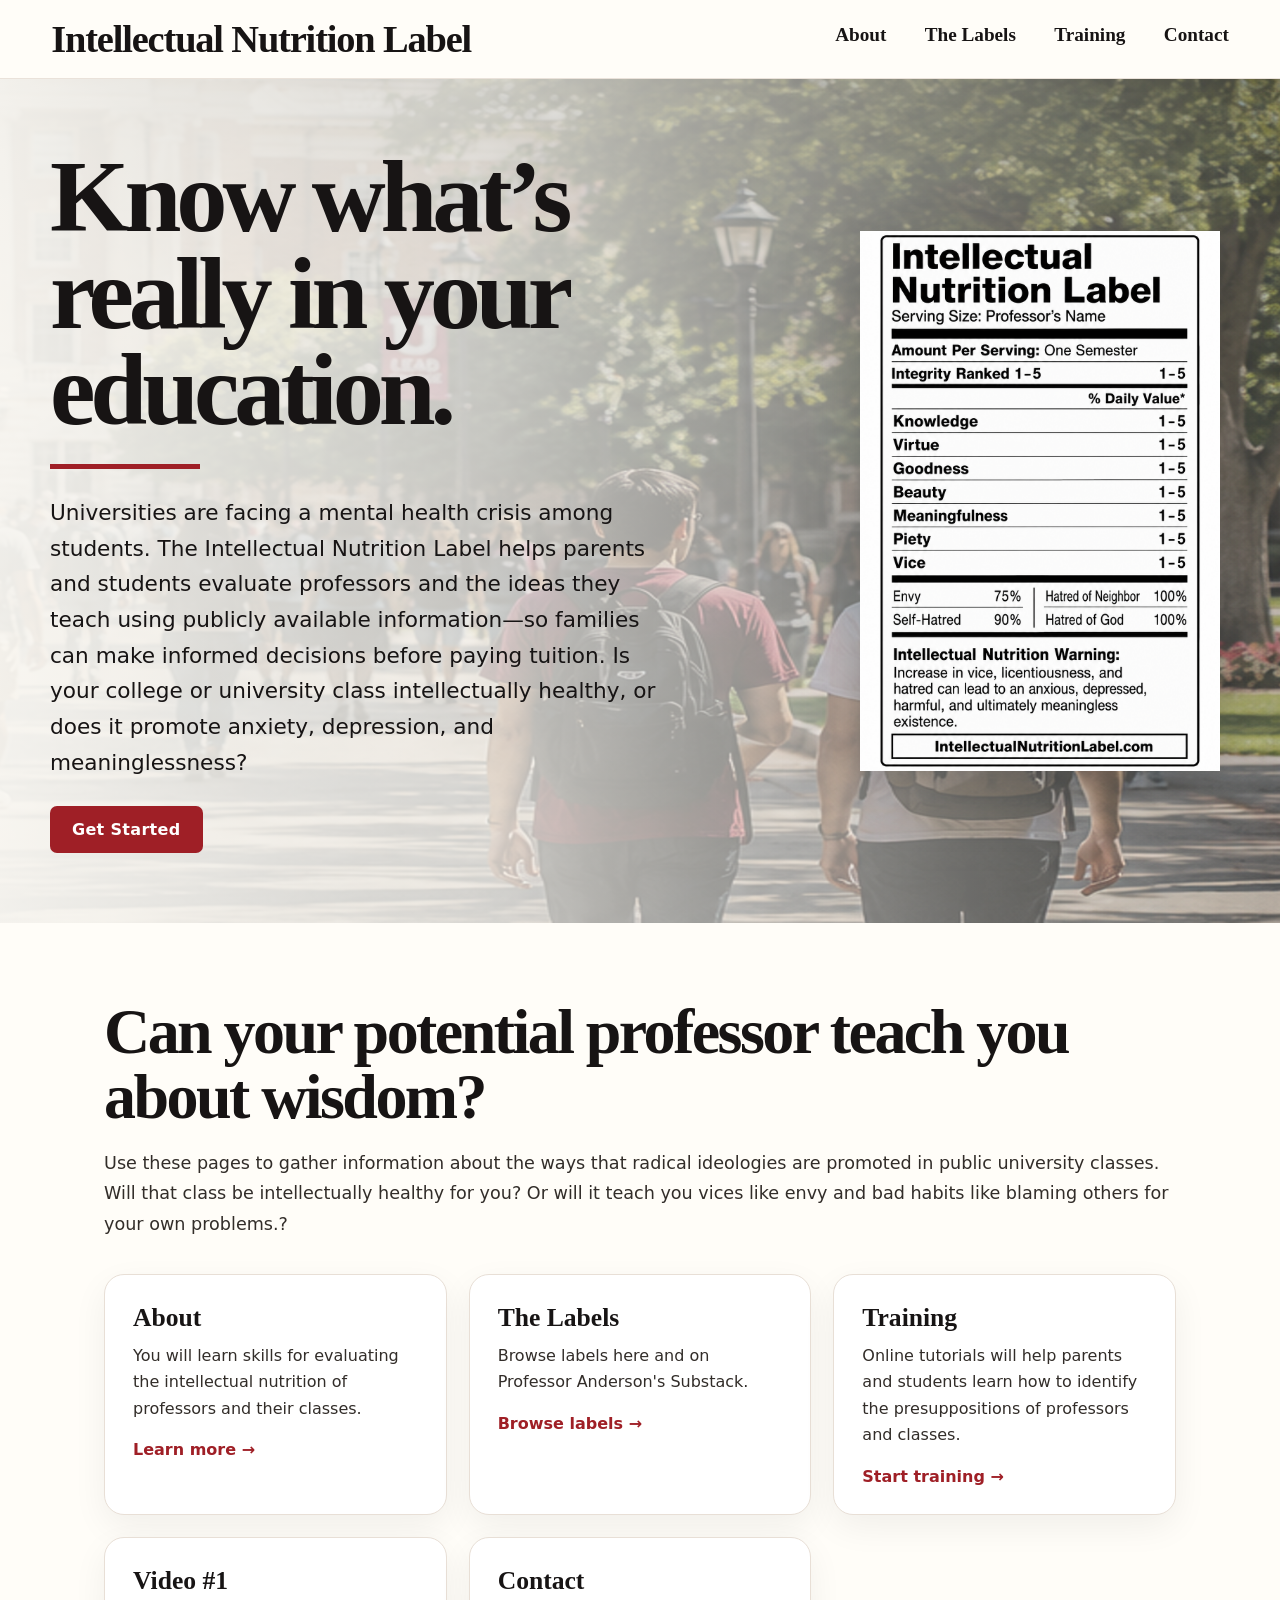
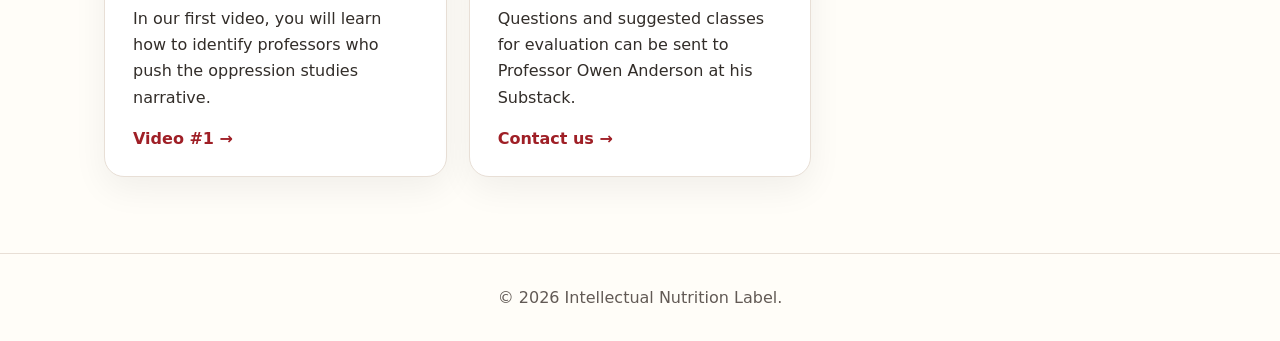
<file: index.html>
<!doctype html>
<html lang="en">
<head>
  <meta charset="utf-8" />
  <meta name="viewport" content="width=device-width, initial-scale=1" />
  <title>Intellectual Nutrition Label</title>
  <meta name="description" content="The Intellectual Nutrition Label helps parents and students evaluate professors and the ideas they promote using publicly available information." />
  <link rel="stylesheet" href="assets/styles.css" />
</head>
<body>
  <header class="site-header">
    <a class="brand" href="index.html">Intellectual Nutrition Label</a>
    <nav class="main-nav" aria-label="Main navigation">
      <a href="about.html">About</a>
      <a href="labels.html">The Labels</a>
      <a href="training.html">Training</a>
      <a href="contact.html">Contact</a>
    </nav>
  </header>

  <main>
    <section class="hero" aria-label="Intellectual Nutrition Label homepage hero">
      <div class="hero-inner">
        <div>
          <h1>Know what’s really in your education.</h1>
          <div class="accent-line"></div>
          <p>Universities are facing a mental health crisis among students. The Intellectual Nutrition Label helps parents and students evaluate professors and the ideas they teach using publicly available information—so families can make informed decisions before paying tuition. Is your college or university class intellectually healthy, or does it promote anxiety, depression, and meaninglessness?</p>
          <a class="button" href="about.html">Get Started</a>
        </div>
        <img class="hero-label" src="assets/sample-label.png" alt="Sample Intellectual Nutrition Label" />
      </div>
    </section>

    <section class="section">
      <h2>Can your potential professor teach you about wisdom?</h2>
      <p class="lead">Use these pages to gather information about the ways that radical ideologies are promoted in public university classes. Will that class be intellectually healthy for you? Or will it teach you vices like envy and bad habits like blaming others for your own problems.?</p>
      <div class="cards cards-four">
        <article class="info-card">
          <h3>About</h3>
          <p>You will learn skills for evaluating the intellectual nutrition of professors and their classes.</p>
          <a class="card-link" href="about.html">Learn more →</a>
        </article>
        <article class="info-card">
          <h3>The Labels</h3>
          <p>Browse labels here and on Professor Anderson's Substack.</p>
          <a class="card-link" href="labels.html">Browse labels →</a>
        </article>
        <article class="info-card">
          <h3>Training</h3>
          <p>Online tutorials will help parents and students learn how to identify the presuppositions of professors and classes.</p>
          <a class="card-link" href="training.html">Start training →</a>
        </article>
        <article class="info-card">
          <h3>Video #1</h3>
          <p>In our first video, you will learn how to identify professors who push the oppression studies narrative.</p>
          <a class="card-link" href="https://youtu.be/MjNI-lBtGtg?si=_v8Ghnhk1deTTmH5">Video #1 →</a>
        </article>
        <article class="info-card">
          <h3>Contact</h3>
          <p>Questions and suggested classes for evaluation can be sent to Professor Owen Anderson at his Substack.</p>
          <a class="card-link" href="contact.html">Contact us →</a>
        </article>
      </div>
    </section>
  </main>

  <footer class="footer">© <span id="year"></span> Intellectual Nutrition Label.</footer>
  <script>document.getElementById('year').textContent = new Date().getFullYear();</script>
</body>
</html>
</file>
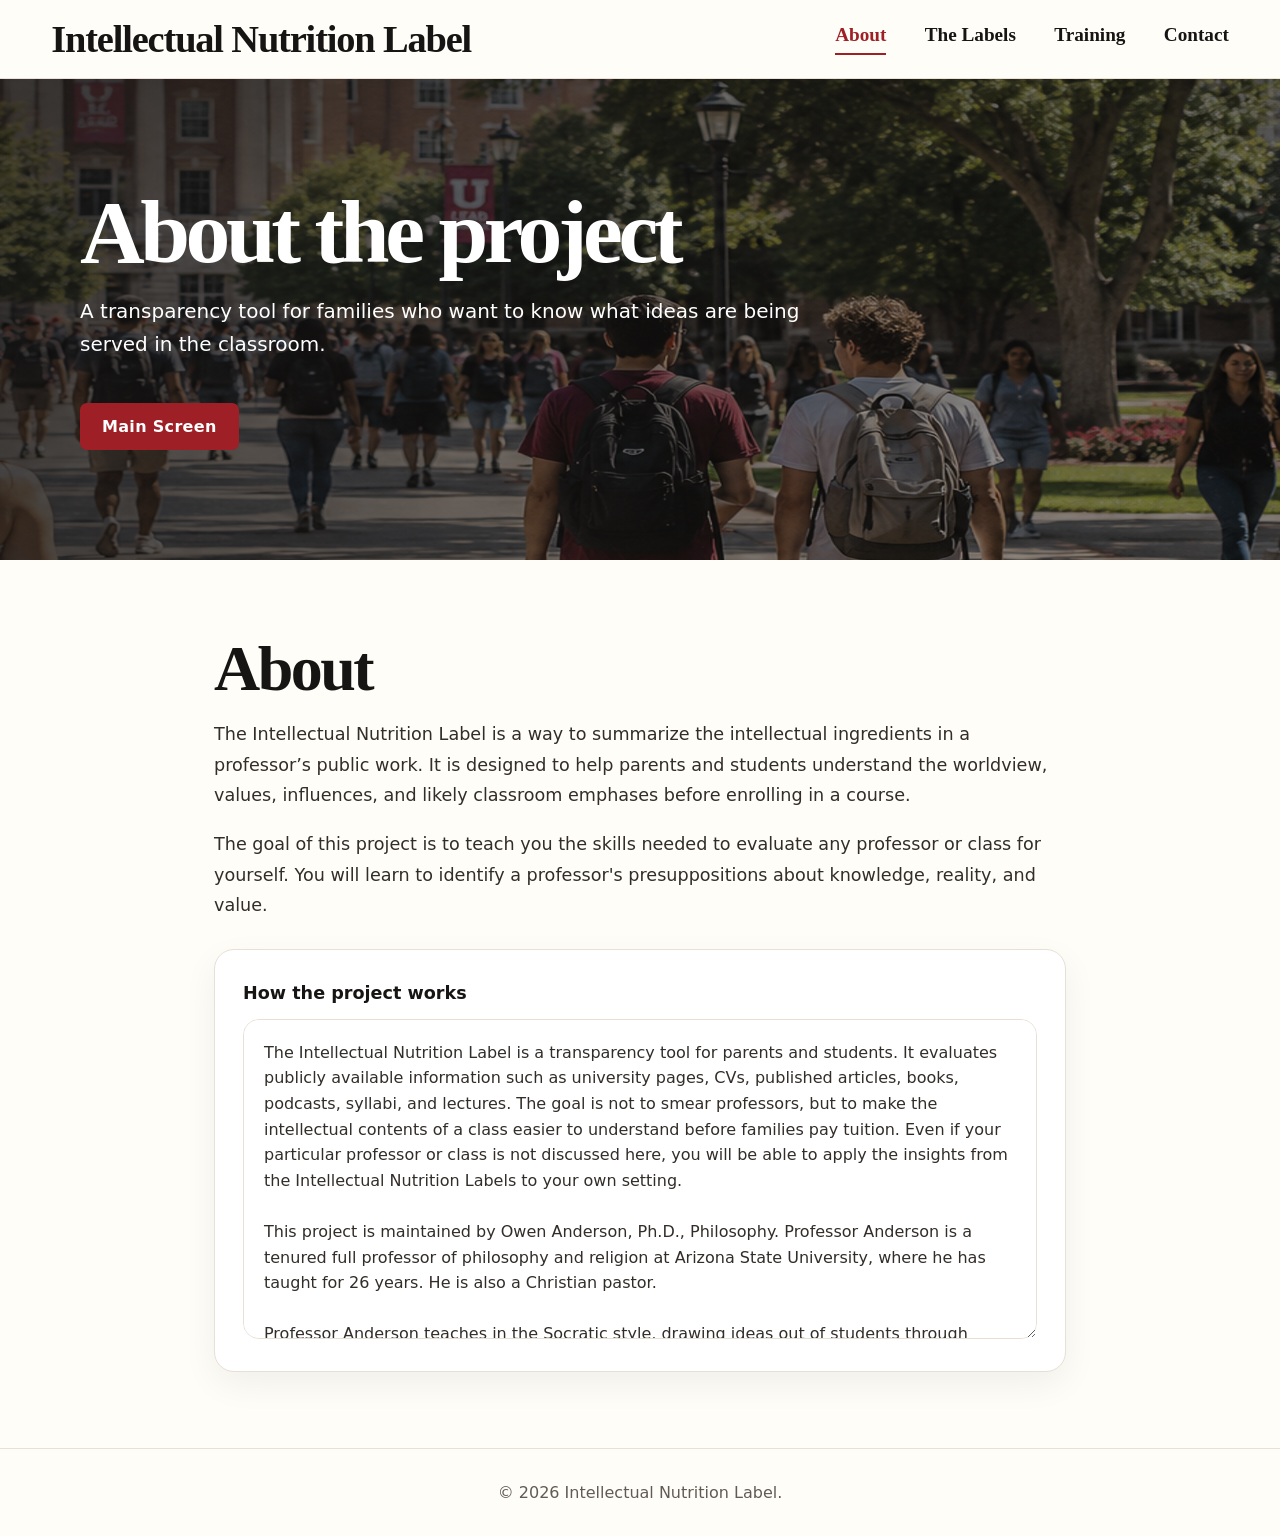
<file: about.html>
<!doctype html>
<html lang="en">
<head>
  <meta charset="utf-8" />
  <meta name="viewport" content="width=device-width, initial-scale=1" />
  <title>About | Intellectual Nutrition Label</title>
  <meta name="description" content="About the Intellectual Nutrition Label project." />
  <link rel="stylesheet" href="assets/styles.css" />
</head>
<body>
  <header class="site-header">
    <a class="brand" href="index.html">Intellectual Nutrition Label</a>
    <nav class="main-nav" aria-label="Main navigation">
      <a class="active" href="about.html">About</a>
      <a href="labels.html">The Labels</a>
      <a href="training.html">Training</a>
      <a href="contact.html">Contact</a>
    </nav>
  </header>

  <main>
    <section class="page-hero">
      <div>
        <h1>About the project</h1>
        <p>A transparency tool for families who want to know what ideas are being served in the classroom.</p>
        <a class="button main-screen-button" href="index.html">Main Screen</a>
      </div>
    </section>

    <section class="section narrow">
      <h2>About</h2>
      <p>The Intellectual Nutrition Label is a way to summarize the intellectual ingredients in a professor’s public work. It is designed to help parents and students understand the worldview, values, influences, and likely classroom emphases before enrolling in a course.</p>
      <p>The goal of this project is to teach you the skills needed to evaluate any professor or class for yourself.  You will learn to identify a professor's presuppositions about knowledge, reality, and value.</p>

      <div class="editor-card">
        <label class="editor-label" for="aboutText">How the project works</label>
        <textarea class="textbox" id="aboutText">The Intellectual Nutrition Label is a transparency tool for parents and students. It evaluates publicly available information such as university pages, CVs, published articles, books, podcasts, syllabi, and lectures. The goal is not to smear professors, but to make the intellectual contents of a class easier to understand before families pay tuition. Even if your particular professor or class is not discussed here, you will be able to apply the insights from the Intellectual Nutrition Labels to your own setting.

This project is maintained by Owen Anderson, Ph.D., Philosophy. Professor Anderson is a tenured full professor of philosophy and religion at Arizona State University, where he has taught for 26 years. He is also a Christian pastor.

Professor Anderson teaches in the Socratic style, drawing ideas out of students through discussion. He believes that creation reveals God to all persons and that the Bible teaches the means of redemption through Christ. He believes that government has a limited purpose in human life and that a healthy society must have healthy families, churches, businesses, and schools in addition to government.

His published research includes books with Cambridge University Press about the natural moral law that is written on the human heart and the clarity of God's existence.

You can contact him through his Substack page at https://substack.com/@drowenanderson
   </textarea>
      </div>
    </section>
  </main>

  <footer class="footer">© <span id="year"></span> Intellectual Nutrition Label.</footer>
  <script>document.getElementById('year').textContent = new Date().getFullYear();</script>
</body>
</html>
</file>
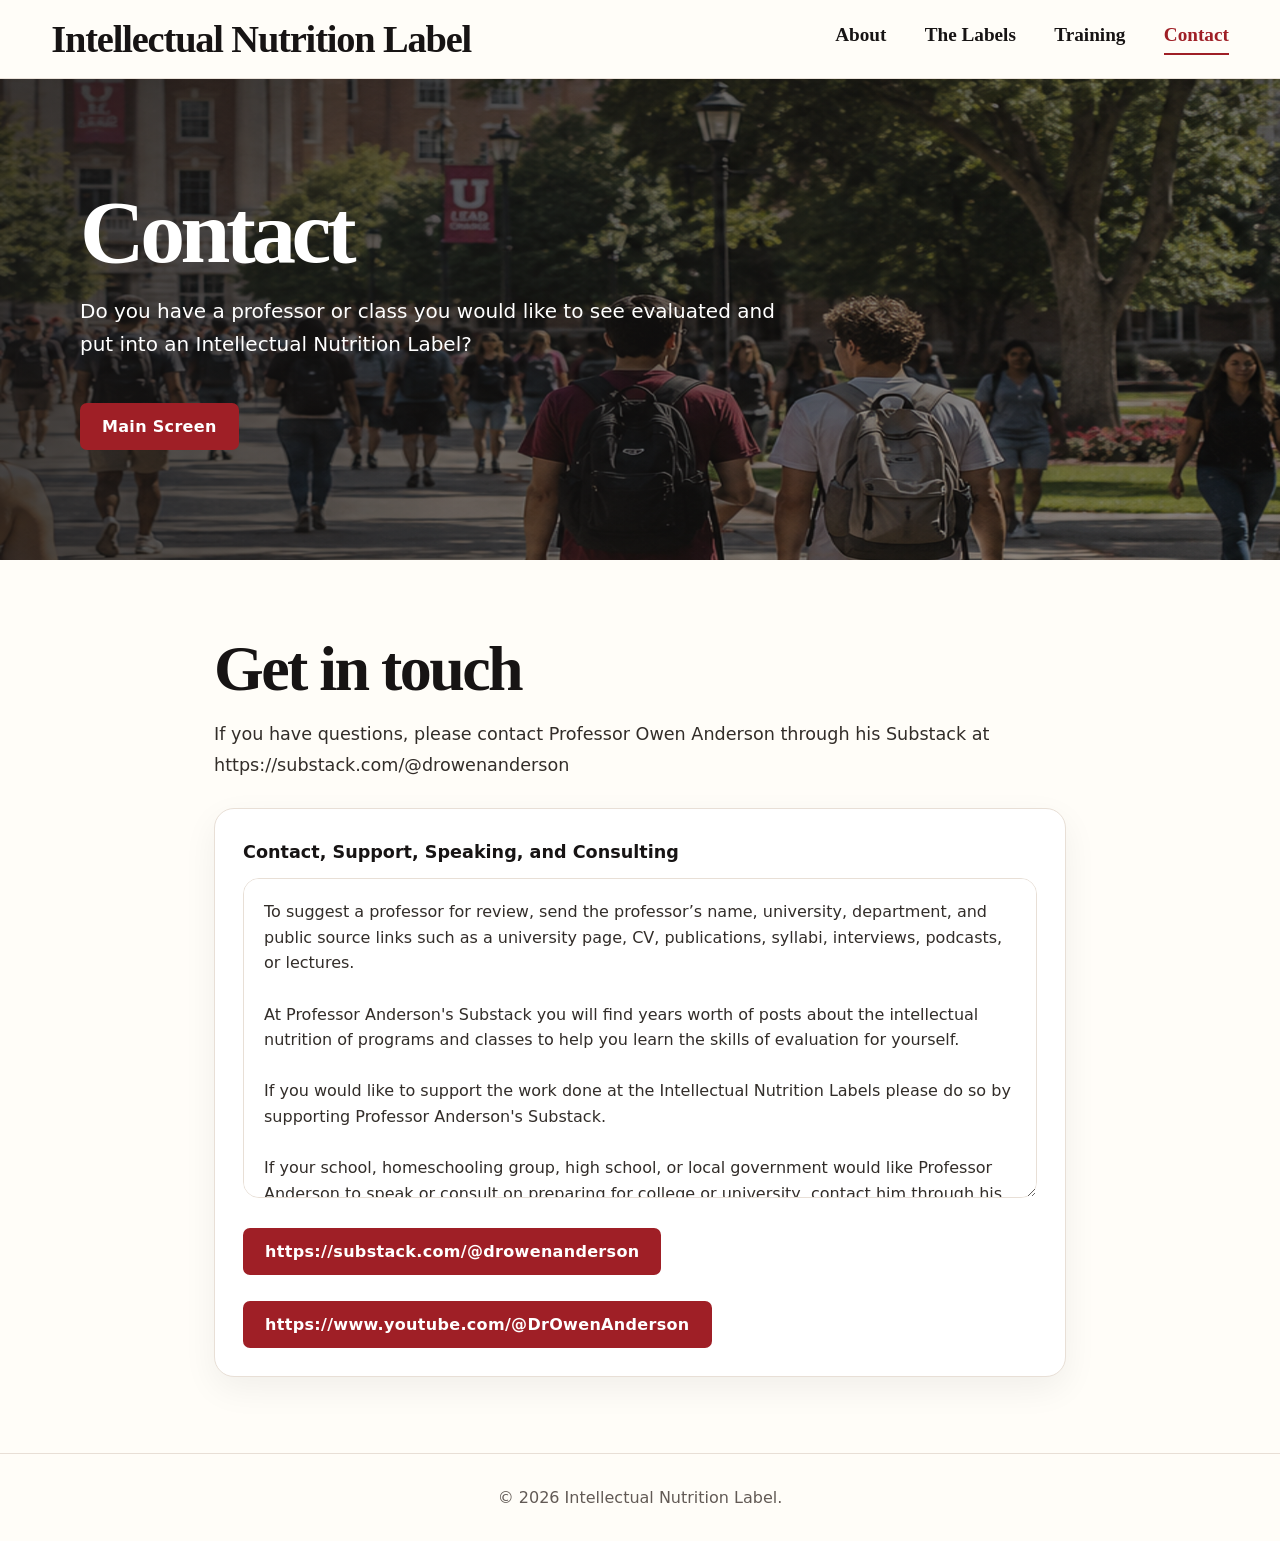
<file: contact.html>
<!doctype html>
<html lang="en">
<head>
  <meta charset="utf-8" />
  <meta name="viewport" content="width=device-width, initial-scale=1" />
  <title>Contact | Intellectual Nutrition Label</title>
  <meta name="description" content="Contact Intellectual Nutrition Label." />
  <link rel="stylesheet" href="assets/styles.css" />
</head>
<body>
  <header class="site-header">
    <a class="brand" href="index.html">Intellectual Nutrition Label</a>
    <nav class="main-nav" aria-label="Main navigation">
      <a href="about.html">About</a>
      <a href="labels.html">The Labels</a>
      <a href="training.html">Training</a>
      <a class="active" href="contact.html">Contact</a>
    </nav>
  </header>

  <main>
    <section class="page-hero">
      <div>
        <h1>Contact</h1>
        <p>Do you have a professor or class you would like to see evaluated and put into an Intellectual Nutrition Label?</p>
        <a class="button main-screen-button" href="index.html">Main Screen</a>
      </div>
    </section>

    <section class="section narrow">
      <h2>Get in touch</h2>
      <p> If you have questions, please contact Professor Owen Anderson through his Substack at https://substack.com/@drowenanderson</p>

      <div class="editor-card">
        <label class="editor-label" for="contactText">Contact, Support, Speaking, and Consulting</label>
        <textarea class="textbox" id="contactText">To suggest a professor for review, send the professor’s name, university, department, and public source links such as a university page, CV, publications, syllabi, interviews, podcasts, or lectures.

At Professor Anderson's Substack you will find years worth of posts about the intellectual nutrition of programs and classes to help you learn the skills of evaluation for yourself. 

If you would like to support the work done at the Intellectual Nutrition Labels please do so by supporting Professor Anderson's Substack.

If your school, homeschooling group, high school, or local government would like Professor Anderson to speak or consult on preparing for college or university, contact him through his Substack for information and scheduling.        </textarea>
        <a class="button" href="https://substack.com/@drowenanderson" target="_blank">https://substack.com/@drowenanderson</a>
        <a class="button" href="https://www.youtube.com/@DrOwenAnderson" target="_blank">https://www.youtube.com/@DrOwenAnderson</a>
      </div>
    </section>
  </main>

  <footer class="footer">© <span id="year"></span> Intellectual Nutrition Label.</footer>
  <script>document.getElementById('year').textContent = new Date().getFullYear();</script>
</body>
</html>
</file>
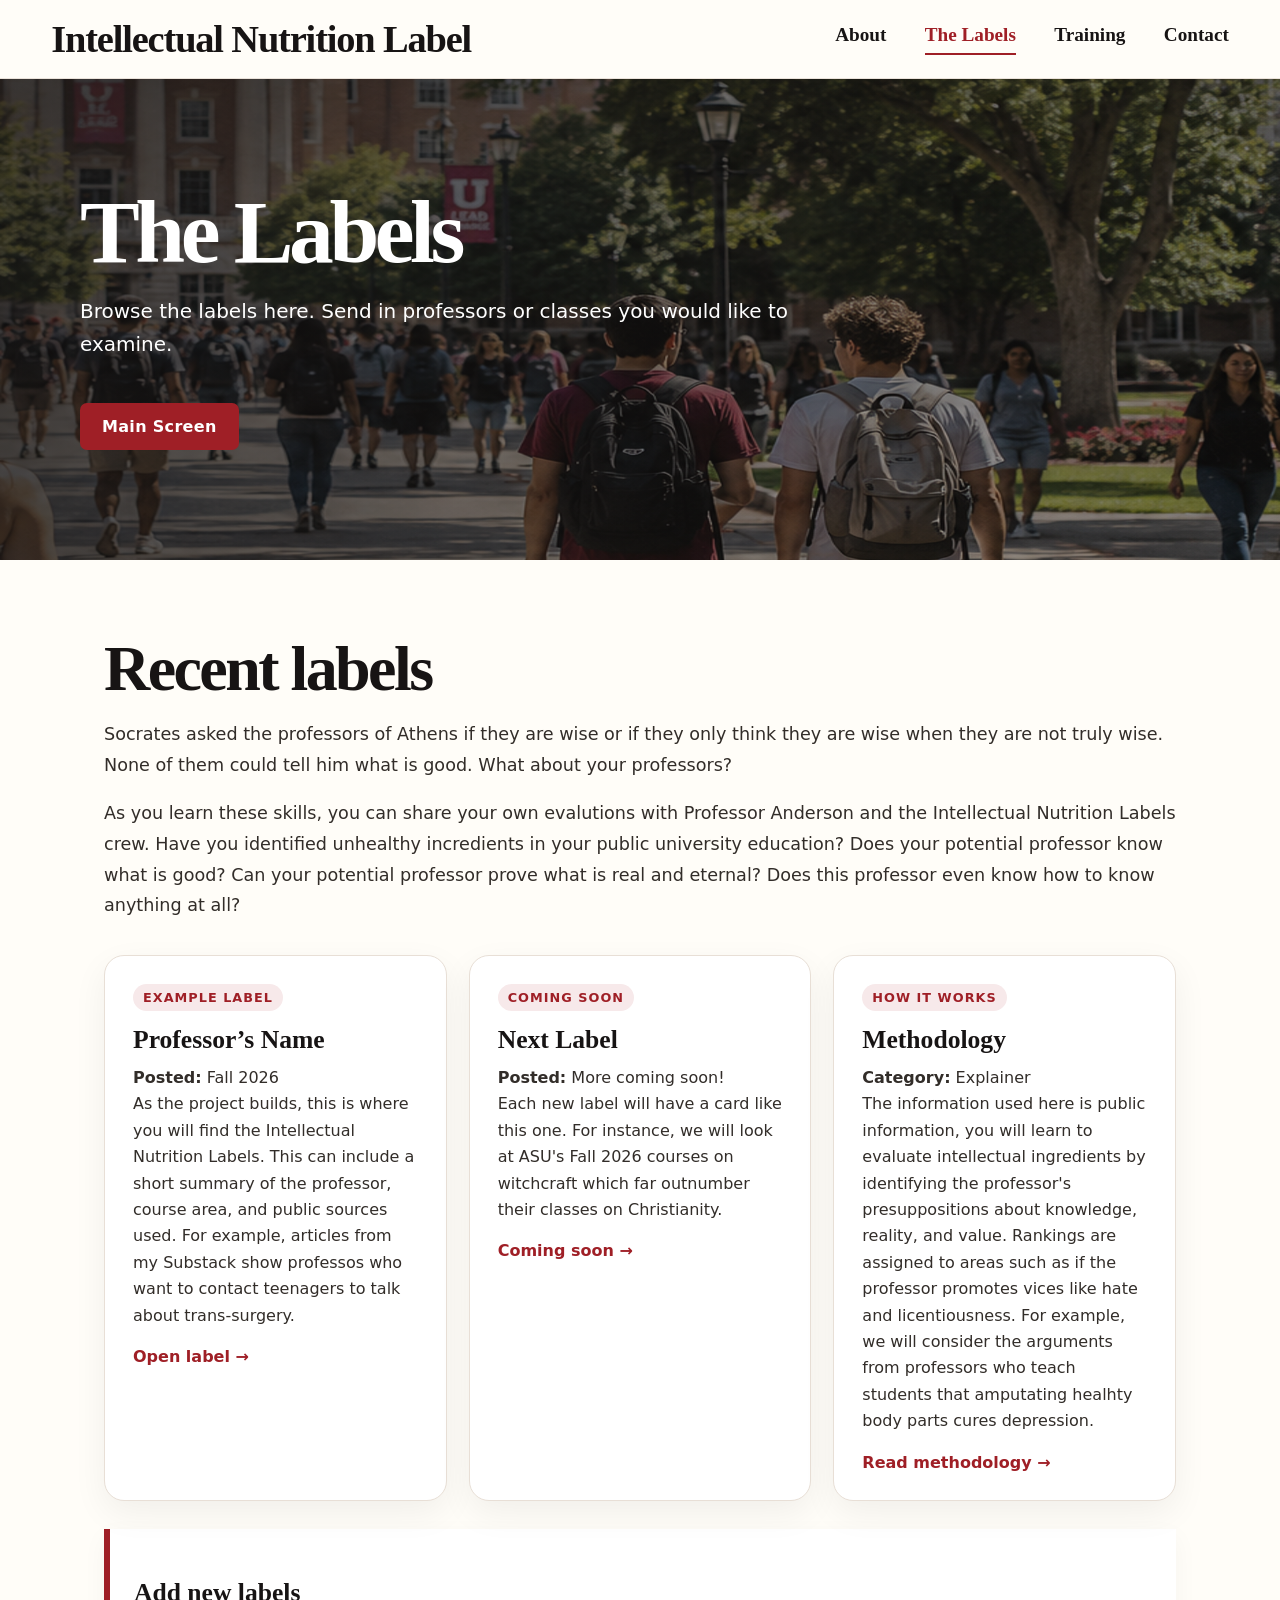
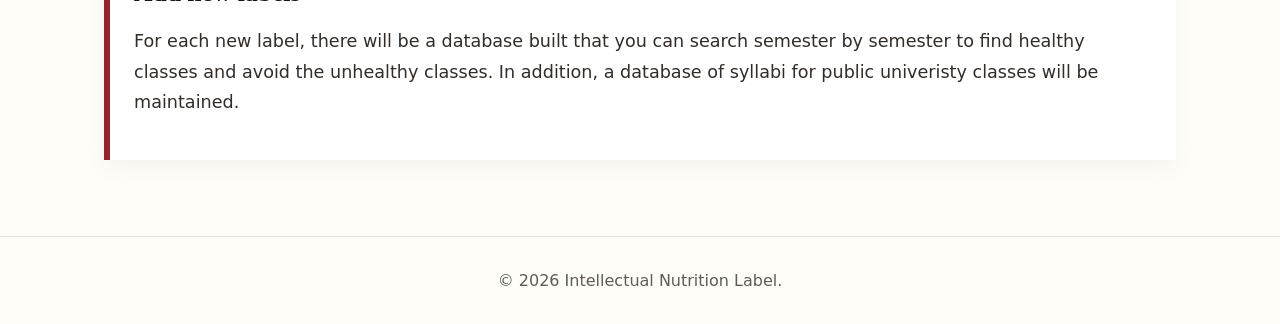
<file: labels.html>
<!doctype html>
<html lang="en">
<head>
  <meta charset="utf-8" />
  <meta name="viewport" content="width=device-width, initial-scale=1" />
  <title>The Labels | Intellectual Nutrition Label</title>
  <meta name="description" content="Browse Intellectual Nutrition Labels." />
  <link rel="stylesheet" href="assets/styles.css" />
</head>
<body>
  <header class="site-header">
    <a class="brand" href="index.html">Intellectual Nutrition Label</a>
    <nav class="main-nav" aria-label="Main navigation">
      <a href="about.html">About</a>
      <a class="active" href="labels.html">The Labels</a>
      <a href="training.html">Training</a>
      <a href="contact.html">Contact</a>
    </nav>
  </header>

  <main>
    <section class="page-hero">
      <div>
        <h1>The Labels</h1>
        <p>Browse the labels here. Send in professors or classes you would like to examine.</p>
        <a class="button main-screen-button" href="index.html">Main Screen</a>
      </div>
    </section>

    <section class="section">
      <h2>Recent labels</h2>
      <p class="lead">Socrates asked the professors of Athens if they are wise or if they only think they are wise when they are not truly wise. None of them could tell him what is good. What about your professors? 
        
<p class="lead">As you learn these skills, you can share your own evalutions with Professor Anderson and the Intellectual Nutrition Labels crew.  Have you identified unhealthy incredients in your public university education? Does your potential professor know what is good? Can your potential professor prove what is real and eternal?  Does this professor even know how to know anything at all?</p>

      <div class="label-grid">
        <article class="label-card">
          <span class="badge">Example Label</span>
          <h3>Professor’s Name</h3>
          <p><strong>Posted:</strong> Fall 2026</p>
          <p>As the project builds, this is where you will find the Intellectual Nutrition Labels. This can include a short summary of the professor, course area, and public sources used. For example, articles from my Substack show professos who want to contact teenagers to talk about trans-surgery.</p>
          <a class="card-link" href="sample-label.html">Open label →</a>
        </article>

        <article class="label-card">
          <span class="badge">Coming Soon</span>
          <h3>Next Label</h3>
          <p><strong>Posted:</strong> More coming soon!</p>
          <p>Each new label will have a card like this one. For instance, we will look at ASU's Fall 2026 courses on witchcraft which far outnumber their classes on Christianity.</p>
          <a class="card-link" href="#">Coming soon →</a>
        </article>

        <article class="label-card">
          <span class="badge">How It Works</span>
          <h3>Methodology</h3>
          <p><strong>Category:</strong> Explainer</p>
          <p>The information used here is public information, you will learn to evaluate intellectual ingredients by identifying the professor's presuppositions about knowledge, reality, and value. Rankings are assigned to areas such as if the professor promotes vices like hate and licentiousness. For example, we will consider the arguments from professors who teach students that amputating healhty body parts cures depression.</p>
          <a class="card-link" href="about.html">Read methodology →</a>
        </article>
      </div>

      <div class="blog-note">
        <h3>Add new labels</h3>
        <p>For each new label, there will be a database built that you can search semester by semester to find healthy classes and avoid the unhealthy classes. In addition, a database of syllabi for public univeristy classes will be maintained.</p>
      </div>
    </section>
  </main>

  <footer class="footer">© <span id="year"></span> Intellectual Nutrition Label.</footer>
  <script>document.getElementById('year').textContent = new Date().getFullYear();</script>
</body>
</html>
</file>
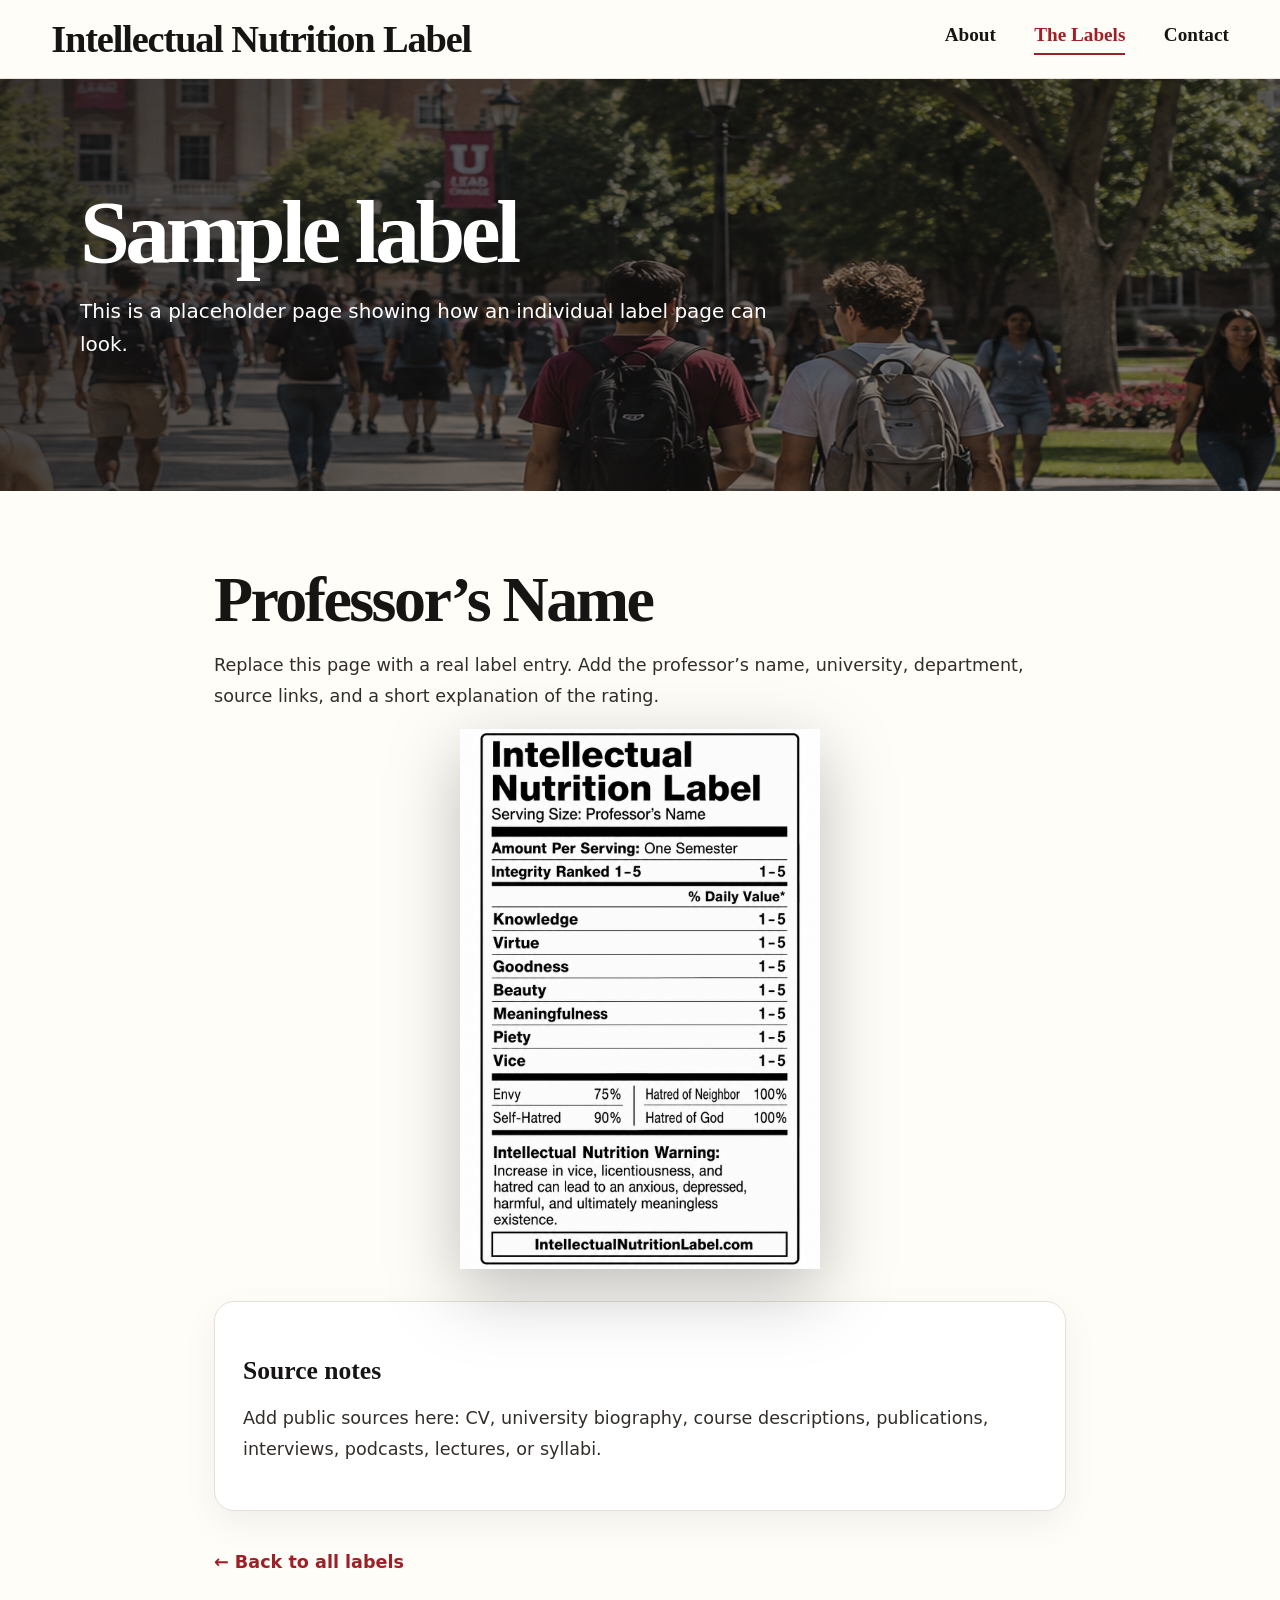
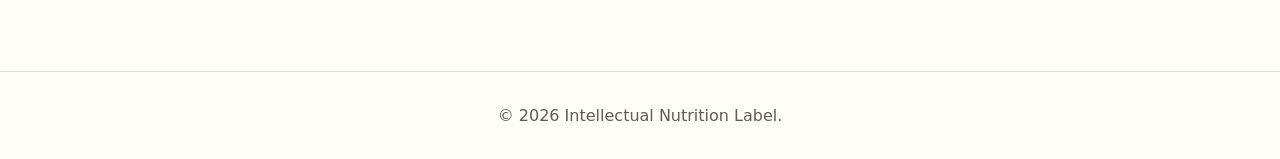
<file: sample-label.html>
<!doctype html>
<html lang="en">
<head>
  <meta charset="utf-8" />
  <meta name="viewport" content="width=device-width, initial-scale=1" />
  <title>Sample Label | Intellectual Nutrition Label</title>
  <meta name="description" content="Sample Intellectual Nutrition Label." />
  <link rel="stylesheet" href="assets/styles.css" />
</head>
<body>
  <header class="site-header">
    <a class="brand" href="index.html">Intellectual Nutrition Label</a>
    <nav class="main-nav" aria-label="Main navigation">
      <a href="about.html">About</a>
      <a class="active" href="labels.html">The Labels</a>
      <a href="contact.html">Contact</a>
    </nav>
  </header>

  <main>
    <section class="page-hero">
      <div>
        <h1>Sample label</h1>
        <p>This is a placeholder page showing how an individual label page can look.</p>
      </div>
    </section>

    <section class="section narrow">
      <h2>Professor’s Name</h2>
      <p>Replace this page with a real label entry. Add the professor’s name, university, department, source links, and a short explanation of the rating.</p>
      <img class="hero-label" src="assets/sample-label.png" alt="Sample Intellectual Nutrition Label" />
      <div class="editor-card">
        <h3>Source notes</h3>
        <p>Add public sources here: CV, university biography, course descriptions, publications, interviews, podcasts, lectures, or syllabi.</p>
      </div>
      <p><a class="card-link" href="labels.html">← Back to all labels</a></p>
    </section>
  </main>

  <footer class="footer">© <span id="year"></span> Intellectual Nutrition Label.</footer>
  <script>document.getElementById('year').textContent = new Date().getFullYear();</script>
</body>
</html>
</file>
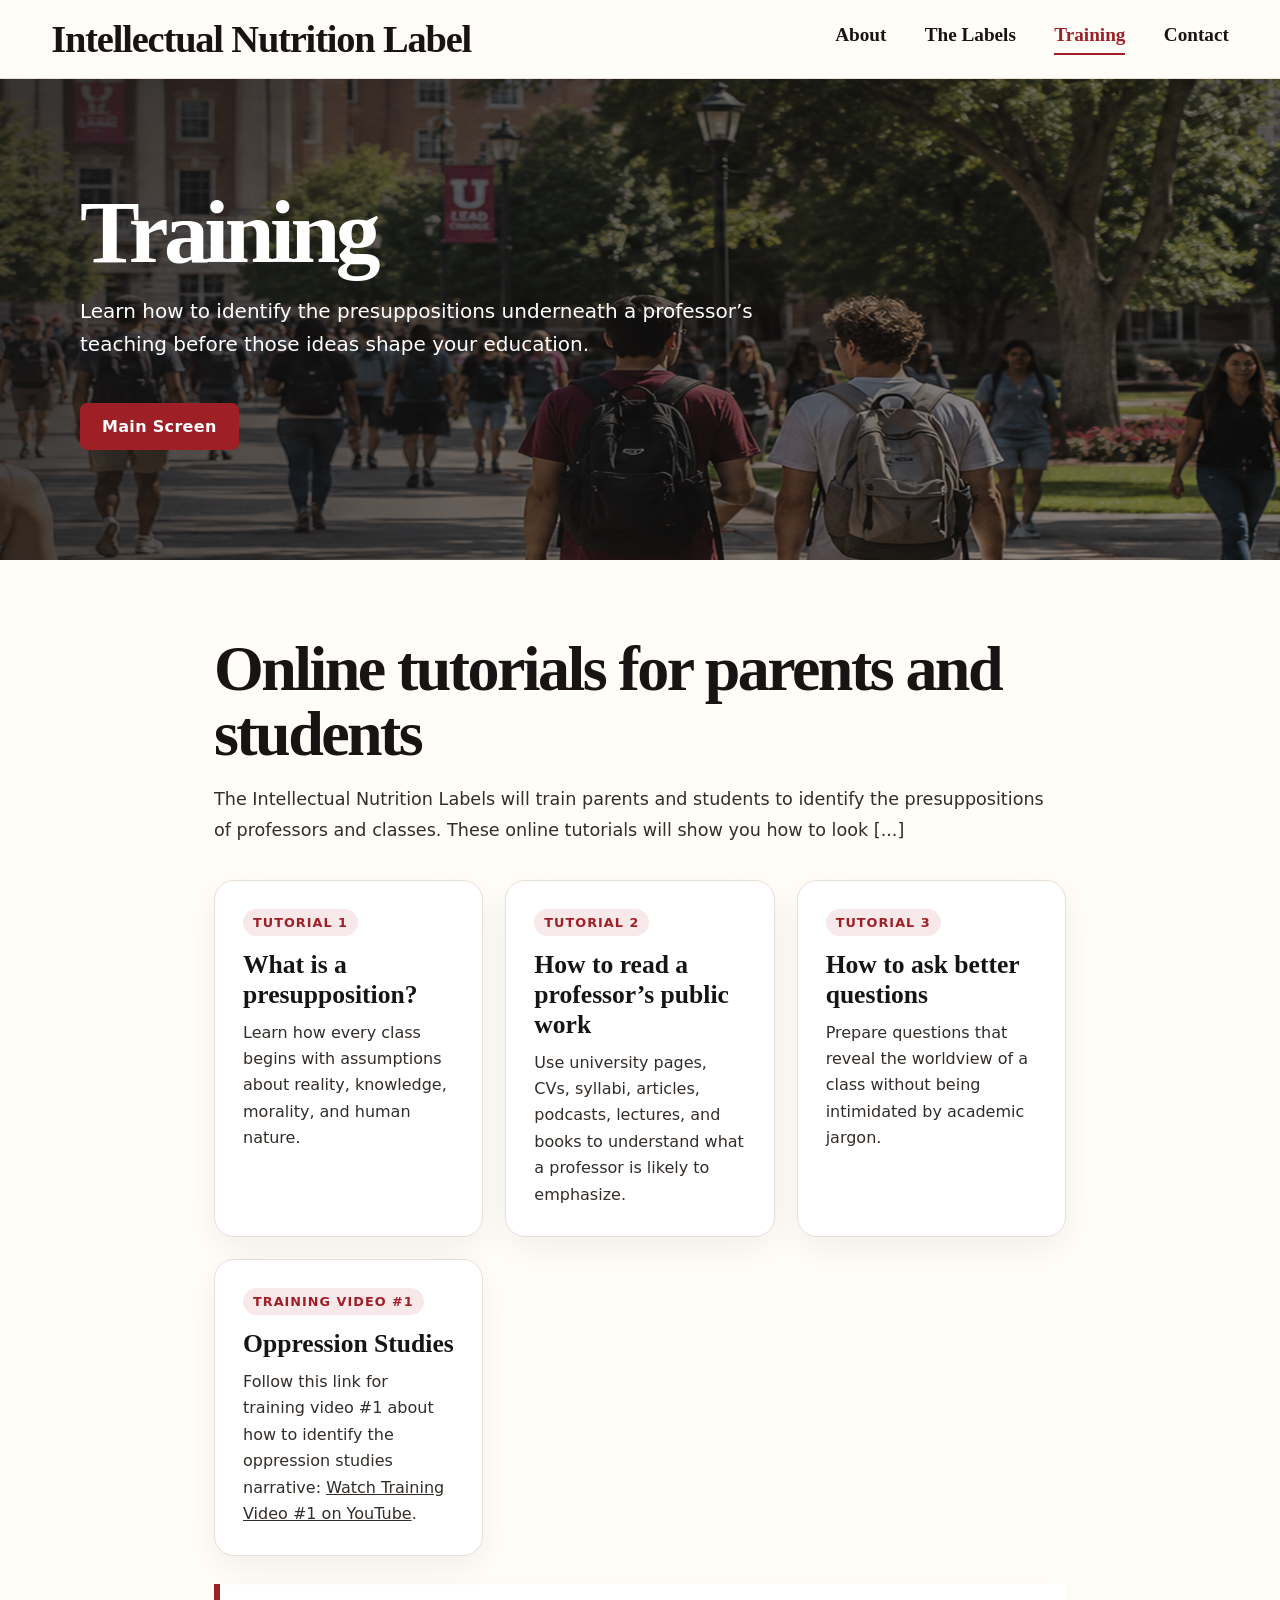
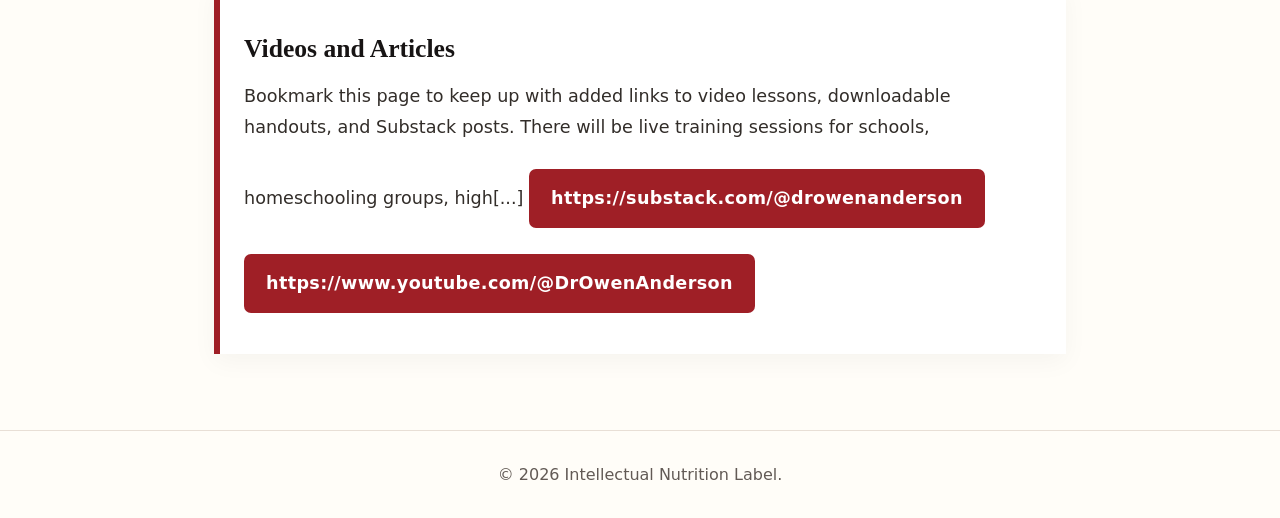
<file: training.html>
<!doctype html>
<html lang="en">
<head>
  <meta charset="utf-8" />
  <meta name="viewport" content="width=device-width, initial-scale=1" />
  <title>Training | Intellectual Nutrition Label</title>
  <meta name="description" content="Training tutorials from Intellectual Nutrition Label for parents and students learning how to identify presuppositions in professors and classes." />
  <link rel="stylesheet" href="assets/styles.css" />
</head>
<body>
  <header class="site-header">
    <a class="brand" href="index.html">Intellectual Nutrition Label</a>
    <nav class="main-nav" aria-label="Main navigation">
      <a href="about.html">About</a>
      <a href="labels.html">The Labels</a>
      <a class="active" href="training.html">Training</a>
      <a href="contact.html">Contact</a>
    </nav>
  </header>

  <main>
    <section class="page-hero">
      <div>
        <h1>Training</h1>
        <p>Learn how to identify the presuppositions underneath a professor’s teaching before those ideas shape your education.</p>
        <a class="button main-screen-button" href="index.html">Main Screen</a>
      </div>
    </section>

    <section class="section narrow">
      <h2>Online tutorials for parents and students</h2>
      <p class="lead">The Intellectual Nutrition Labels will train parents and students to identify the presuppositions of professors and classes. These online tutorials will show you how to look [...]

      <div class="cards training-cards">
        <article class="info-card">
          <span class="badge">Tutorial 1</span>
          <h3>What is a presupposition?</h3>
          <p>Learn how every class begins with assumptions about reality, knowledge, morality, and human nature.</p>
        </article>
        <article class="info-card">
          <span class="badge">Tutorial 2</span>
          <h3>How to read a professor’s public work</h3>
          <p>Use university pages, CVs, syllabi, articles, podcasts, lectures, and books to understand what a professor is likely to emphasize.</p>
        </article>
        <article class="info-card">
          <span class="badge">Tutorial 3</span>
          <h3>How to ask better questions</h3>
          <p>Prepare questions that reveal the worldview of a class without being intimidated by academic jargon.</p>
        </article>
        <article class="info-card">
          <span class="badge">Training Video #1</span>
          <h3>Oppression Studies</h3>
          <p>Follow this link for training video #1 about how to identify the oppression studies narrative: <a href="https://youtu.be/MjNI-lBtGtg?si=bw-r0Yg3OZP5fDSo" target="_blank" rel="noopener noreferrer">Watch Training Video #1 on YouTube</a>.</p>
        </article>
      </div>

      <div class="blog-note">
        <h3>Videos and Articles</h3>
        <p>Bookmark this page to keep up with added links to video lessons, downloadable handouts, and Substack posts.  There will be live training sessions for schools, homeschooling groups, high[...]
          <a class="button" href="https://substack.com/@drowenanderson" target="_blank" rel="noopener noreferrer">https://substack.com/@drowenanderson</a>
          <a class="button" href="https://www.youtube.com/@DrOwenAnderson" target="_blank" rel="noopener noreferrer">https://www.youtube.com/@DrOwenAnderson</a>
        </p>
      </div>
    </section>
  </main>

  <footer class="footer">© <span id="year"></span> Intellectual Nutrition Label.</footer>
  <script>document.getElementById('year').textContent = new Date().getFullYear();</script>
</body>
</html>
</file>
<file: assets/styles.css>
:root {
  --maroon: #9f1f26;
  --maroon-dark: #75141a;
  --ink: #171414;
  --paper: #fffdf8;
  --cream: #f7f2e9;
  --muted: #625a55;
  --line: #e8dfd6;
  --gold: #b39249;
}
* { box-sizing: border-box; }
html { scroll-behavior: smooth; }
body {
  margin: 0;
  font-family: Georgia, 'Times New Roman', serif;
  color: var(--ink);
  background: var(--paper);
}
a { color: inherit; }
.site-header {
  position: sticky;
  top: 0;
  z-index: 10;
  display: flex;
  justify-content: space-between;
  align-items: center;
  gap: 24px;
  padding: 20px clamp(20px, 4vw, 72px);
  background: rgba(255,253,248,.94);
  backdrop-filter: blur(10px);
  border-bottom: 1px solid rgba(232,223,214,.9);
}
.brand {
  font-size: clamp(1.6rem, 3vw, 3rem);
  line-height: 1;
  font-weight: 700;
  text-decoration: none;
  letter-spacing: -.03em;
}
.main-nav {
  display: flex;
  gap: clamp(18px, 3vw, 44px);
  align-items: center;
  font-size: clamp(1rem, 1.5vw, 1.35rem);
  font-weight: 700;
}
.main-nav a {
  text-decoration: none;
  padding-bottom: 7px;
  border-bottom: 2px solid transparent;
}
.main-nav a:hover,
.main-nav a.active { color: var(--maroon); border-bottom-color: var(--maroon); }
.hero {
  position: relative;
  min-height: 76vh;
  display: grid;
  align-items: center;
  overflow: hidden;
  background: linear-gradient(90deg, rgba(255,253,248,.93) 0%, rgba(255,253,248,.76) 38%, rgba(255,253,248,.18) 100%), url('campus-background.png') center/cover no-repeat;
}
.hero-inner {
  width: min(1180px, calc(100% - 40px));
  margin: 0 auto;
  display: grid;
  grid-template-columns: 1fr minmax(260px, 380px);
  gap: clamp(32px, 7vw, 90px);
  align-items: center;
  padding: 70px 0;
}
.hero h1 {
  margin: 0;
  max-width: 650px;
  font-size: clamp(3rem, 8vw, 6.6rem);
  line-height: .94;
  letter-spacing: -.05em;
}
.accent-line {
  width: 150px;
  height: 5px;
  margin: 26px 0;
  background: var(--maroon);
}
.hero p {
  max-width: 610px;
  margin: 0;
  font-family: system-ui, -apple-system, BlinkMacSystemFont, 'Segoe UI', sans-serif;
  font-size: clamp(1.05rem, 2vw, 1.35rem);
  line-height: 1.65;
}
.hero-label {
  width: 100%;
  max-height: 540px;
  object-fit: contain;
  filter: drop-shadow(0 22px 35px rgba(0,0,0,.25));
}
.button {
  display: inline-block;
  margin-top: 26px;
  padding: 14px 22px;
  border-radius: 7px;
  background: var(--maroon);
  color: white;
  text-decoration: none;
  font-family: system-ui, -apple-system, BlinkMacSystemFont, 'Segoe UI', sans-serif;
  font-weight: 800;
  letter-spacing: .02em;
  border: 0;
  cursor: pointer;
}
.button:hover { background: var(--maroon-dark); }
.main-screen-button { margin-top: 22px; }
.section {
  max-width: 1120px;
  margin: 0 auto;
  padding: 76px 24px;
}
.section.narrow { max-width: 900px; }
.section h1,
.section h2 {
  font-size: clamp(2.4rem, 5vw, 4.4rem);
  line-height: 1.02;
  margin: 0 0 18px;
  letter-spacing: -.04em;
}
.section h3 { font-size: 1.6rem; margin-bottom: 10px; }
.lead,
.section p,
.section li,
.editor-label {
  font-family: system-ui, -apple-system, BlinkMacSystemFont, 'Segoe UI', sans-serif;
  font-size: 1.1rem;
  line-height: 1.75;
  color: #322d29;
}
.page-hero {
  background: linear-gradient(90deg, rgba(23,20,20,.62), rgba(23,20,20,.28)), url('campus-background.png') center/cover no-repeat;
  color: white;
  padding: 110px 24px;
}
.page-hero > div { max-width: 1120px; margin: 0 auto; }
.page-hero h1 { font-size: clamp(3rem, 7vw, 6rem); line-height: .95; margin: 0; letter-spacing: -.05em; }
.page-hero p { max-width: 720px; font-family: system-ui, -apple-system, BlinkMacSystemFont, 'Segoe UI', sans-serif; font-size: 1.25rem; line-height: 1.65; }
.cards,
.label-grid {
  display: grid;
  grid-template-columns: repeat(3, 1fr);
  gap: 22px;
  margin-top: 34px;
}
.info-card,
.label-card,
.editor-card {
  border: 1px solid var(--line);
  border-radius: 20px;
  padding: 28px;
  background: white;
  box-shadow: 0 12px 35px rgba(0,0,0,.06);
}
.info-card h3,
.label-card h3 { margin: 0 0 10px; }
.info-card p,
.label-card p { margin: 0; font-size: 1rem; line-height: 1.65; }
.card-link {
  display: inline-block;
  margin-top: 18px;
  color: var(--maroon);
  font-family: system-ui, -apple-system, BlinkMacSystemFont, 'Segoe UI', sans-serif;
  font-weight: 800;
  text-decoration: none;
}
.badge {
  display: inline-block;
  font-family: system-ui, -apple-system, BlinkMacSystemFont, 'Segoe UI', sans-serif;
  font-size: .8rem;
  font-weight: 800;
  letter-spacing: .08em;
  text-transform: uppercase;
  color: var(--maroon);
  background: #f7e9ea;
  border-radius: 999px;
  padding: 6px 10px;
  margin-bottom: 14px;
}
.blog-note {
  border-left: 6px solid var(--maroon);
  background: #fff;
  padding: 24px;
  margin-top: 28px;
  box-shadow: 0 8px 24px rgba(0,0,0,.04);
}
.textbox {
  width: 100%;
  min-height: 320px;
  resize: vertical;
  border: 1px solid var(--line);
  border-radius: 16px;
  padding: 20px;
  font-family: system-ui, -apple-system, BlinkMacSystemFont, 'Segoe UI', sans-serif;
  font-size: 1rem;
  line-height: 1.6;
  color: #322d29;
  background: #fff;
}
.editor-card { margin-top: 28px; }
.editor-label { display: block; font-weight: 800; color: var(--ink); margin-bottom: 10px; }
.footer {
  padding: 34px 24px;
  text-align: center;
  font-family: system-ui, -apple-system, BlinkMacSystemFont, 'Segoe UI', sans-serif;
  color: var(--muted);
  border-top: 1px solid var(--line);
}
@media (max-width: 900px) {
  .site-header { position: static; align-items: flex-start; flex-direction: column; }
  .main-nav { flex-wrap: wrap; }
  .hero-inner { grid-template-columns: 1fr; }
  .hero-label { max-width: 360px; }
  .cards, .label-grid { grid-template-columns: 1fr; }
}
</file>
